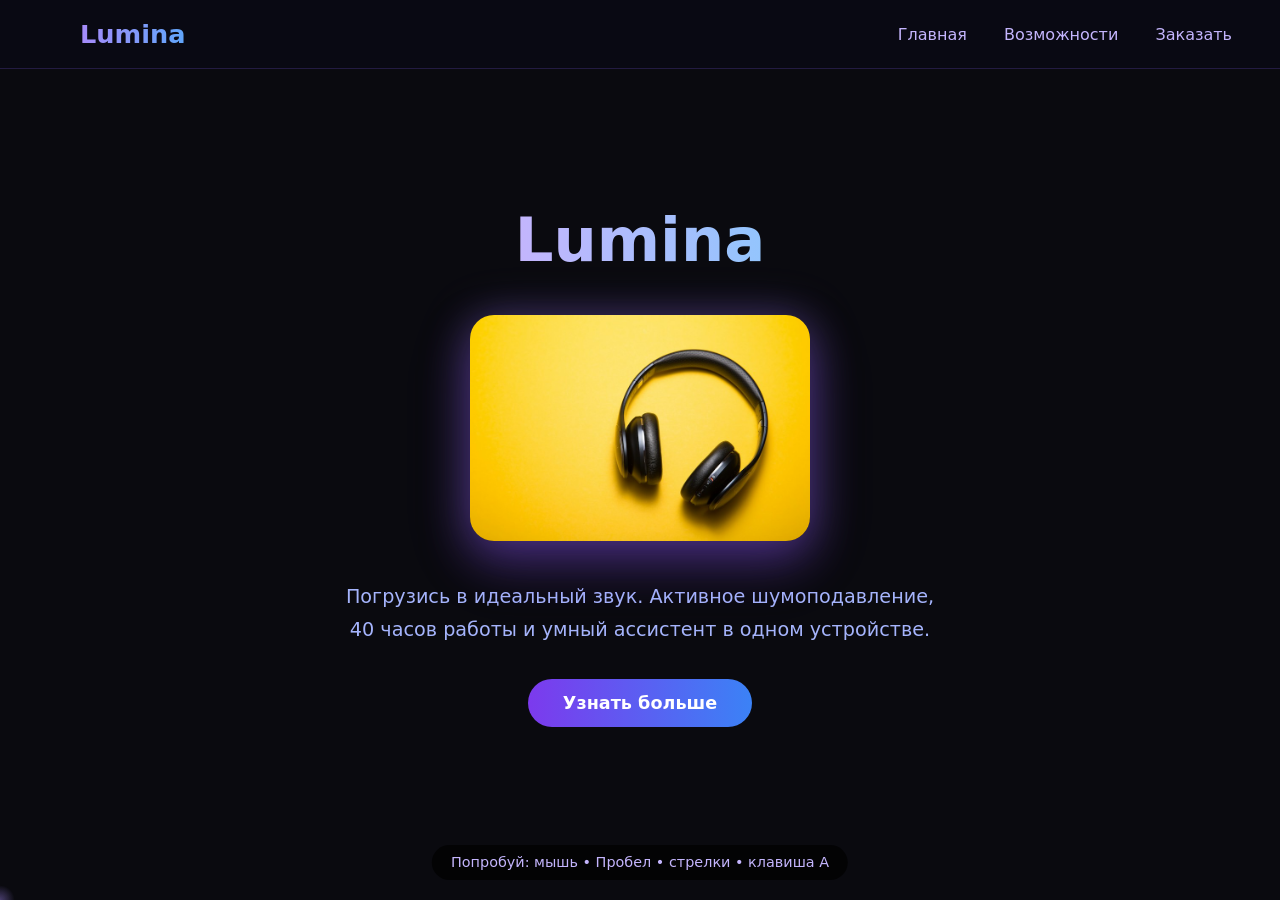
<file: index.html>
<!DOCTYPE html>
<html lang="ru">
<head>
    <meta charset="UTF-8">
    <meta name="viewport" content="width=device-width, initial-scale=1.0">
    <title>Lumina — Премиальные наушники</title>
    <link rel="stylesheet" href="style.css">
</head>
<body>
    <nav>
        <a href="index.html" class="logo">Lumina</a>
        <div>
            <a href="index.html">Главная</a>
            <a href="features.html">Возможности</a>
            <a href="order.html">Заказать</a>
        </div>
    </nav>

    <section class="hero">
        <h1>Lumina</h1>
        <img src="headphones-hero.jpg" alt="Lumina — премиальные беспроводные наушники" class="product-hero">
        <p>Погрузись в идеальный звук. Активное шумоподавление, 40 часов работы и умный ассистент в одном устройстве.</p>
        <a href="features.html" class="btn">Узнать больше</a>
    </section>

    <script src="script.js"></script>
</body>
</html>
</file>
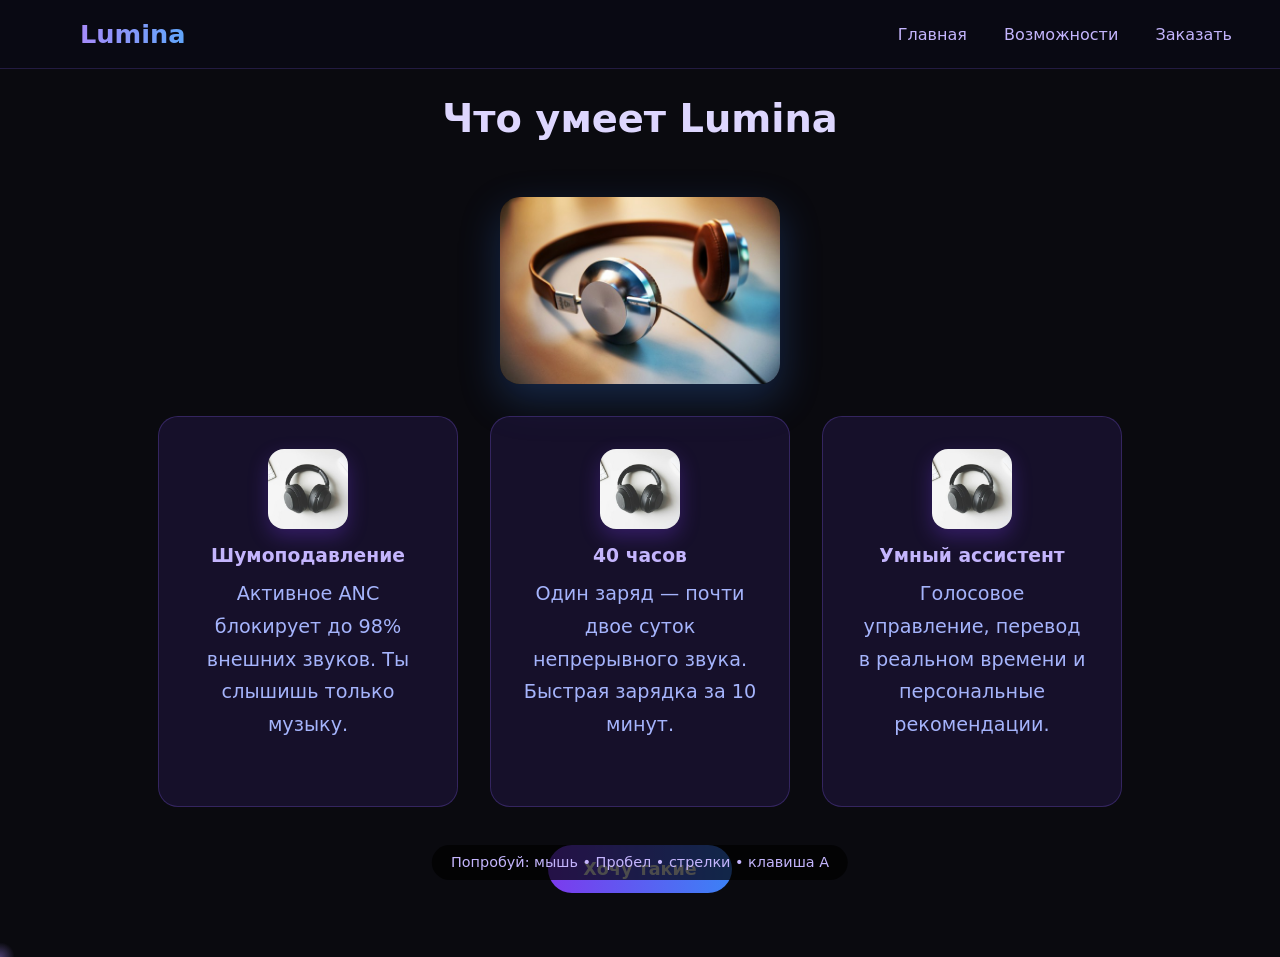
<file: features.html>
<!DOCTYPE html>
<html lang="ru">
<head>
    <meta charset="UTF-8">
    <meta name="viewport" content="width=device-width, initial-scale=1.0">
    <title>Возможности — Lumina</title>
    <link rel="stylesheet" href="style.css">
</head>
<body>
    <nav>
        <a href="index.html" class="logo">Lumina</a>
        <div>
            <a href="index.html">Главная</a>
            <a href="features.html">Возможности</a>
            <a href="order.html">Заказать</a>
        </div>
    </nav>

    <section class="section">
        <h2>Что умеет Lumina</h2>
        
        <img src="headphones-side.jpg" alt="Lumina в профиль" class="product-side">

        <div class="cards">
            <div class="card">
                <img src="headphones-card.jpg" alt="Шумоподавление" class="card-img">
                <h3>Шумоподавление</h3>
                <p>Активное ANC блокирует до 98% внешних звуков. Ты слышишь только музыку.</p>
            </div>
            <div class="card">
                <img src="headphones-card.jpg" alt="40 часов работы" class="card-img">
                <h3>40 часов</h3>
                <p>Один заряд — почти двое суток непрерывного звука. Быстрая зарядка за 10 минут.</p>
            </div>
            <div class="card">
                <img src="headphones-card.jpg" alt="Умный ассистент" class="card-img">
                <h3>Умный ассистент</h3>
                <p>Голосовое управление, перевод в реальном времени и персональные рекомендации.</p>
            </div>
        </div>
        <br><br>
        <a href="order.html" class="btn">Хочу такие</a>
    </section>

    <script src="script.js"></script>
</body>
</html>
</file>
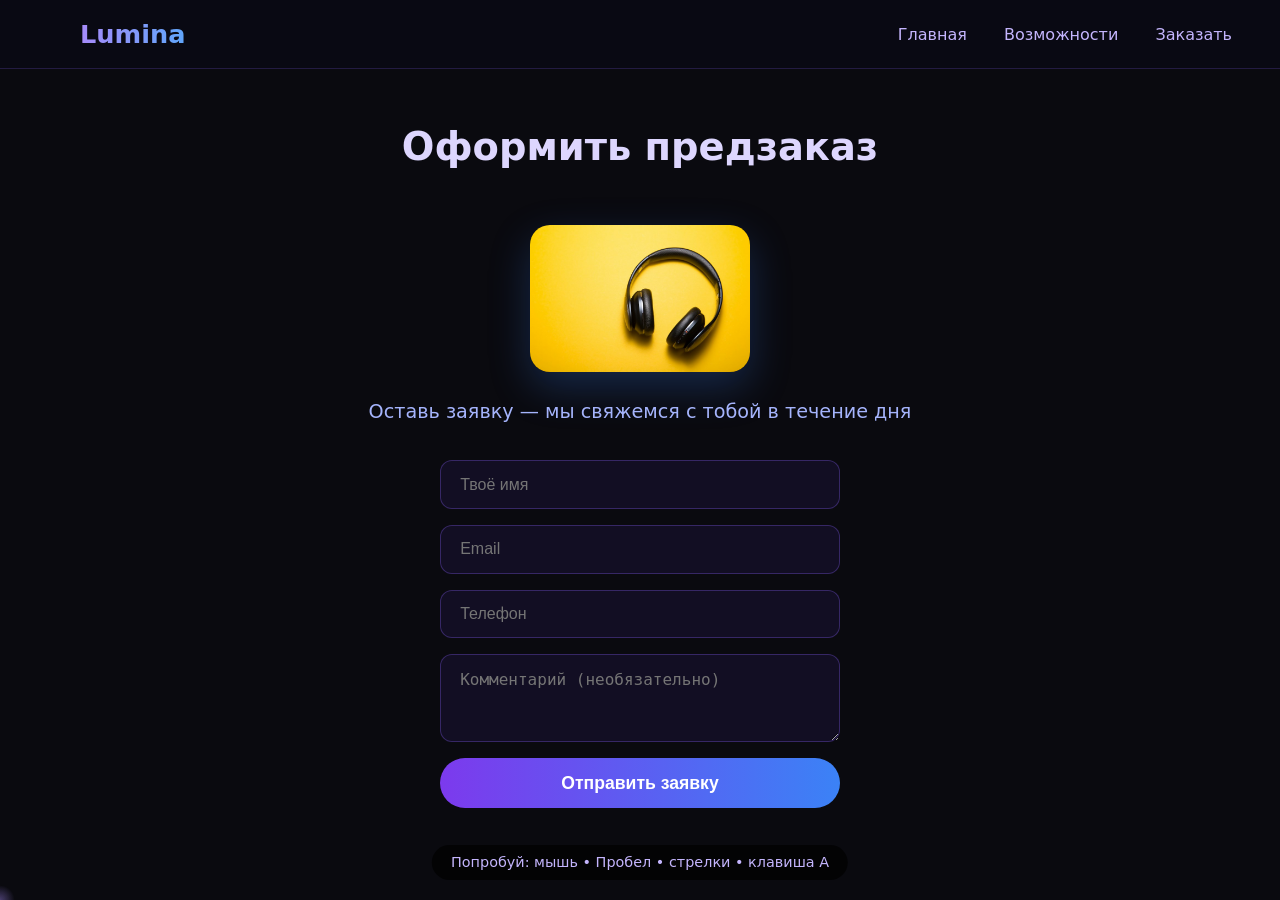
<file: order.html>
<!DOCTYPE html>
<html lang="ru">
<head>
    <meta charset="UTF-8">
    <meta name="viewport" content="width=device-width, initial-scale=1.0">
    <title>Заказать — Lumina</title>
    <link rel="stylesheet" href="style.css">
</head>
<body>
    <nav>
        <a href="index.html" class="logo">Lumina</a>
        <div>
            <a href="index.html">Главная</a>
            <a href="features.html">Возможности</a>
            <a href="order.html">Заказать</a>
        </div>
    </nav>

    <section class="section">
        <h2>Оформить предзаказ</h2>
        
        <img src="headphones-hero.jpg" alt="Lumina" class="product-side" style="width: 220px; margin-bottom: 1.5rem;">

        <p>Оставь заявку — мы свяжемся с тобой в течение дня</p>

        <form onsubmit="event.preventDefault(); alert('Спасибо! Заявка отправлена.');">
            <input type="text" placeholder="Твоё имя" required>
            <input type="email" placeholder="Email" required>
            <input type="tel" placeholder="Телефон">
            <textarea placeholder="Комментарий (необязательно)" rows="3"></textarea>
            <button type="submit" class="btn">Отправить заявку</button>
        </form>
    </section>

    <script src="script.js"></script>
</body>
</html>
</file>
<file: style.css>
* {
    margin: 0;
    padding: 0;
    box-sizing: border-box;
}

body {
    font-family: 'Segoe UI', system-ui, sans-serif;
    background: #0a0a0f;
    color: #e0e0ff;
    overflow-x: hidden;
    min-height: 100vh;
}

nav {
    position: fixed;
    top: 0;
    width: 100%;
    padding: 1.2rem 3rem;
    display: flex;
    justify-content: space-between;
    align-items: center;
    background: rgba(10, 10, 20, 0.85);
    backdrop-filter: blur(12px);
    z-index: 100;
    border-bottom: 1px solid rgba(140, 100, 255, 0.2);
}

.logo {
    font-size: 1.6rem;
    font-weight: 700;
    background: linear-gradient(90deg, #a78bfa, #60a5fa);
    -webkit-background-clip: text;
    -webkit-text-fill-color: transparent;
    text-decoration: none;
}

nav a {
    color: #c4b5fd;
    text-decoration: none;
    margin-left: 2rem;
    font-weight: 500;
    transition: color 0.3s;
}

nav a:hover {
    color: #fff;
}

.hero, .section {
    min-height: 100vh;
    display: flex;
    flex-direction: column;
    justify-content: center;
    align-items: center;
    text-align: center;
    padding: 6rem 2rem 4rem;
    position: relative;
}

h1 {
    font-size: 3.8rem;
    margin-bottom: 1rem;
    background: linear-gradient(90deg, #c4b5fd, #93c5fd);
    -webkit-background-clip: text;
    -webkit-text-fill-color: transparent;
}

h2 {
    font-size: 2.4rem;
    margin-bottom: 1.5rem;
    color: #ddd6fe;
}

p {
    font-size: 1.2rem;
    max-width: 600px;
    line-height: 1.7;
    color: #a5b4fc;
    margin-bottom: 2rem;
}

.btn {
    display: inline-block;
    padding: 0.9rem 2.2rem;
    background: linear-gradient(90deg, #7c3aed, #3b82f6);
    color: white;
    text-decoration: none;
    border-radius: 50px;
    font-weight: 600;
    font-size: 1.1rem;
    transition: transform 0.3s, box-shadow 0.3s;
    border: none;
    cursor: pointer;
}

.btn:hover {
    transform: translateY(-3px);
    box-shadow: 0 10px 25px rgba(124, 58, 237, 0.4);
}

.cards {
    display: flex;
    gap: 2rem;
    flex-wrap: wrap;
    justify-content: center;
    max-width: 1100px;
}

.card {
    background: rgba(30, 20, 60, 0.6);
    border: 1px solid rgba(140, 100, 255, 0.25);
    border-radius: 20px;
    padding: 2rem;
    width: 300px;
    transition: transform 0.4s, border-color 0.4s;
}

.card:hover {
    transform: translateY(-10px);
    border-color: #a78bfa;
}

.card h3 {
    color: #c4b5fd;
    margin-bottom: 0.8rem;
}

form {
    display: flex;
    flex-direction: column;
    gap: 1rem;
    width: 100%;
    max-width: 400px;
}

input, textarea {
    padding: 0.9rem 1.2rem;
    border-radius: 12px;
    border: 1px solid rgba(140, 100, 255, 0.3);
    background: rgba(20, 15, 40, 0.8);
    color: #e0e0ff;
    font-size: 1rem;
}

input:focus, textarea:focus {
    outline: none;
    border-color: #a78bfa;
}

.particle {
    position: absolute;
    width: 6px;
    height: 6px;
    background: #a78bfa;
    border-radius: 50%;
    pointer-events: none;
    opacity: 0.7;
}

.cursor-glow {
    position: fixed;
    width: 30px;
    height: 30px;
    border-radius: 50%;
    background: radial-gradient(circle, rgba(167, 139, 250, 0.4), transparent 70%);
    pointer-events: none;
    transform: translate(-50%, -50%);
    z-index: 9999;
    transition: width 0.2s, height 0.2s;
}

.hint {
    position: fixed;
    bottom: 20px;
    left: 50%;
    transform: translateX(-50%);
    background: rgba(0,0,0,0.7);
    padding: 0.6rem 1.2rem;
    border-radius: 30px;
    font-size: 0.9rem;
    color: #c4b5fd;
    z-index: 50;
    transition: opacity 0.3s;
}

.product-hero {
    width: 340px;
    max-width: 85%;
    margin: 1.5rem 0 2.5rem;
    border-radius: 24px;
    box-shadow: 0 20px 50px rgba(124, 58, 237, 0.35);
    transition: transform 0.5s ease;
    filter: drop-shadow(0 0 20px rgba(167, 139, 250, 0.3));
}

.product-hero:hover {
    transform: scale(1.04) rotate(1deg);
}

.product-side {
    width: 280px;
    max-width: 90%;
    margin: 2rem auto;
    border-radius: 20px;
    box-shadow: 0 15px 40px rgba(59, 130, 246, 0.25);
}

.card-img {
    width: 80px;
    height: 80px;
    object-fit: cover;
    border-radius: 16px;
    margin-bottom: 1rem;
    box-shadow: 0 8px 20px rgba(124, 58, 237, 0.3);
}

.card {
    display: flex;
    flex-direction: column;
    align-items: center;
}

@media (max-width: 700px) {
    h1 { font-size: 2.6rem; }
    h2 { font-size: 1.8rem; }
    nav { padding: 1rem 1.5rem; }
    nav a { margin-left: 1rem; font-size: 0.95rem; }
    .product-hero { width: 260px; }
}
</file>
